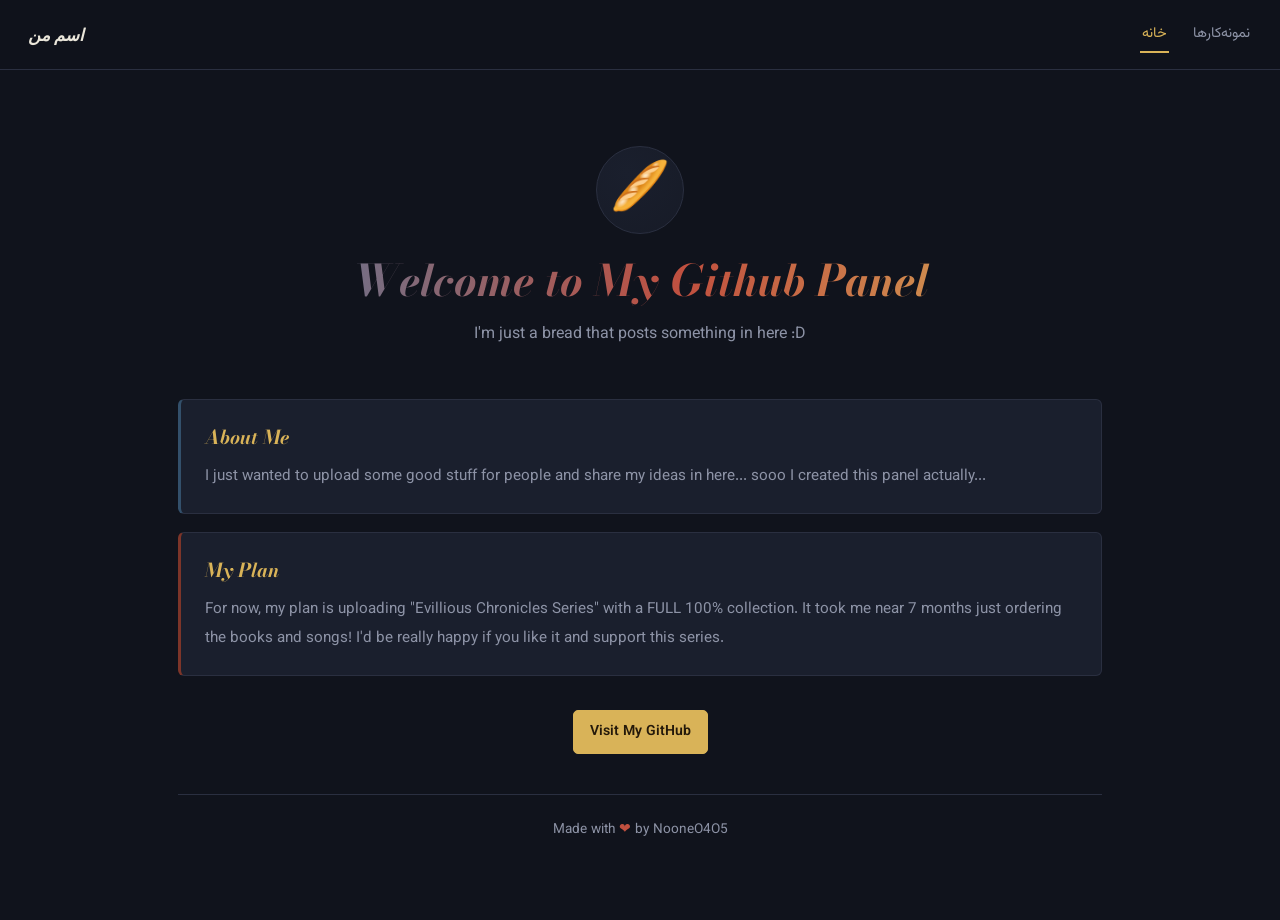
<file: index.html>
<!DOCTYPE html>
<html lang="en">
<head>
<meta charset="UTF-8">
<meta name="viewport" content="width=device-width, initial-scale=1, viewport-fit=cover">
<title>Noone's Panel 🥖</title>
<link rel="preconnect" href="https://fonts.googleapis.com">
<link rel="preconnect" href="https://fonts.gstatic.com" crossorigin>
<link href="https://fonts.googleapis.com/css2?family=Bodoni+Moda:ital,wght@0,500;0,700;1,500&family=Vazirmatn:wght@400;500;600&display=swap" rel="stylesheet">
<link rel="stylesheet" href="style.css">
</head>
<body>

<nav class="site-nav">
  <a class="brand" href="index.html">اسم من</a>
  <a class="nav-link active" href="index.html">خانه</a>
  <a class="nav-link" href="works.html">نمونه‌کارها</a>
</nav>

<div class="wrap">

  <header class="hero">
    <div class="emoji-badge">🥖</div>
    <h1>Welcome to My Github Panel</h1>
    <p>I'm just a bread that posts something in here :D</p>
  </header>

  <main>
    <div class="info-grid">
      <div class="info-card">
        <h2>About Me</h2>
        <p>
          I just wanted to upload some good stuff for people and share my ideas in here...
          sooo I created this panel actually...
        </p>
      </div>

      <div class="info-card accent-red">
        <h2>My Plan</h2>
        <p>
          For now, my plan is uploading "Evillious Chronicles Series" with a FULL 100% collection.
          It took me near 7 months just ordering the books and songs!
          I'd be really happy if you like it and support this series.
        </p>
      </div>
    </div>

    <div class="cta-row">
      <a class="btn primary" href="https://github.com/NooneO4O5">Visit My GitHub</a>
    </div>
  </main>

  <footer class="page-footer">
    Made with <span class="heart">❤</span> by NooneO4O5
  </footer>

</div>

</body>
</html>
</file>
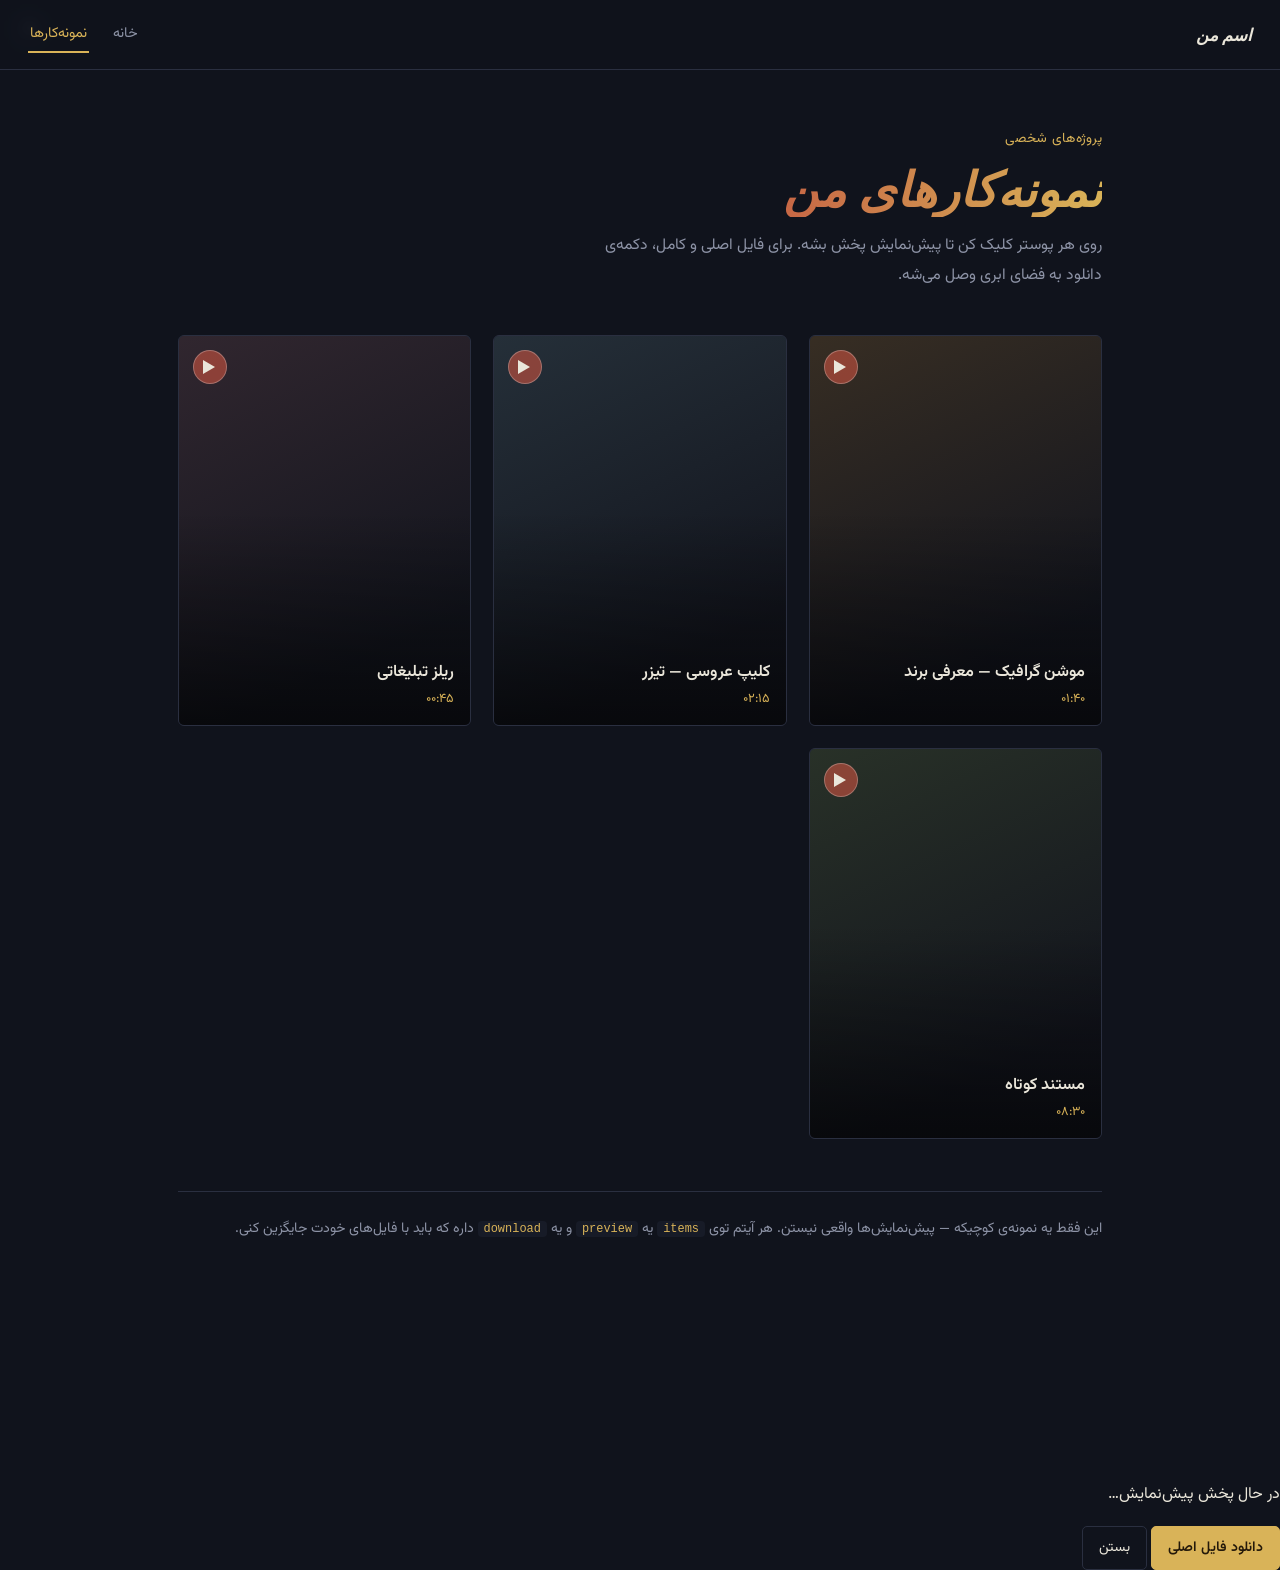
<file: Works.html>
<!DOCTYPE html>
<html lang="fa" dir="rtl">
<head>
<meta charset="UTF-8">
<meta name="viewport" content="width=device-width, initial-scale=1, viewport-fit=cover">
<title>Pre-Show</title>
<link rel="preconnect" href="https://fonts.googleapis.com">
<link rel="preconnect" href="https://fonts.gstatic.com" crossorigin>
<link href="https://fonts.googleapis.com/css2?family=Bodoni+Moda:ital,wght@0,500;0,700;1,500&family=Vazirmatn:wght@400;500;600&display=swap" rel="stylesheet">
<link rel="stylesheet" href="style.css">
</head>
<body>

<nav class="site-nav">
  <a class="brand" href="index.html">اسم من</a>
  <a class="nav-link" href="index.html">خانه</a>
  <a class="nav-link active" href="works.html">نمونه‌کارها</a>
</nav>

<div class="wrap">
  <header>
    <p class="kicker">پروژه‌های شخصی</p>
    <h1>نمونه‌کارهای من</h1>
    <p>روی هر پوستر کلیک کن تا پیش‌نمایش پخش بشه. برای فایل اصلی و کامل، دکمه‌ی دانلود به فضای ابری وصل می‌شه.</p>
  </header>

  <div class="grid" id="grid"></div>

  <footer class="note">
    این فقط یه نمونه‌ی کوچیکه — پیش‌نمایش‌ها واقعی نیستن.
    هر آیتم توی <code>items</code> یه <code>preview</code> و یه <code>download</code> داره که باید با فایل‌های خودت جایگزین کنی.
  </footer>
</div>

<div class="modal" id="modal">
  <div class="modal-box">
    <div class="stage">
      <button class="close-btn" id="closeBtn" aria-label="بستن">✕</button>
      <canvas id="stageCanvas"></canvas>
      <div class="stage-label" id="stageLabel">در حال پخش پیش‌نمایش…</div>
    </div>
    <div class="modal-info">
      <h2 id="modalTitle"></h2>
      <p id="modalDesc"></p>
      <div class="modal-actions">
        <a class="btn primary" id="downloadLink" href="#" target="_blank" rel="noopener">دانلود فایل اصلی</a>
        <button class="btn" id="closeBtn2">بستن</button>
      </div>
    </div>
  </div>
</div>

<script>
  const items = [
    { title: "موشن گرافیک — معرفی برند", tag: "۰۱:۴۰", tint: "#3a2f22", desc: "پیش‌نمایش فشرده روی سایت پخش می‌شه؛ فایل اصلی با کیفیت کامل از فضای ابری قابل دانلوده.", download: "https://drive.google.com/uc?export=download&id=YOUR_FILE_ID_1" },
    { title: "کلیپ عروسی — تیزر", tag: "۰۲:۱۵", tint: "#26313a", desc: "نمونه‌ی کوتاه از کار نهایی. لینک دانلود رو با آدرس فایل خودت جایگزین کن.", download: "https://drive.google.com/uc?export=download&id=YOUR_FILE_ID_2" },
    { title: "ریلز تبلیغاتی", tag: "۰۰:۴۵", tint: "#33272f", desc: "برای فایل‌های چند گیگ، همیشه لینک مستقیم دانلود از فضای ابری رو بذار، نه خود گیت‌هاب.", download: "https://drive.google.com/uc?export=download&id=YOUR_FILE_ID_3" },
    { title: "مستند کوتاه", tag: "۰۸:۳۰", tint: "#2a3327", desc: "می‌تونی این آیتم رو کپی کنی و برای هر نمونه‌کار جدید تغییرش بدی.", download: "https://drive.google.com/uc?export=download&id=YOUR_FILE_ID_4" }
  ];

  const grid = document.getElementById('grid');
  items.forEach((item, i) => {
    const card = document.createElement('div');
    card.className = 'card';
    card.tabIndex = 0;
    card.style.setProperty('--tint', item.tint);
    card.innerHTML = `
      <div class="play-badge"><svg viewBox="0 0 12 14"><path d="M0 0 12 7 0 14Z"/></svg></div>
      <div class="poster">
        <div>
          <span class="title">${item.title}</span>
          <span class="tag">${item.tag}</span>
        </div>
      </div>`;
    const open = () => openModal(i);
    card.addEventListener('click', open);
    card.addEventListener('keydown', e => { if (e.key === 'Enter' || e.key === ' ') { e.preventDefault(); open(); } });
    grid.appendChild(card);
  });

  const modal = document.getElementById('modal');
  const canvas = document.getElementById('stageCanvas');
  const ctx = canvas.getContext('2d');
  let raf = null, t = 0;

  function drawFrame() {
    const w = canvas.width = canvas.clientWidth * devicePixelRatio;
    const h = canvas.height = canvas.clientHeight * devicePixelRatio;
    t += 0.01;
    ctx.fillStyle = '#0c0d10';
    ctx.fillRect(0, 0, w, h);
    for (let i = 0; i < 4; i++) {
      const r = (Math.sin(t + i) * 0.5 + 0.5) * (Math.min(w, h) * 0.28) + Math.min(w,h) * 0.08;
      ctx.beginPath();
      ctx.arc(w/2 + Math.cos(t*0.6 + i*1.4) * w*0.12, h/2 + Math.sin(t*0.5 + i*1.1) * h*0.12, r, 0, Math.PI*2);
      ctx.strokeStyle = `rgba(217,164,65,${0.14 - i*0.02})`;
      ctx.lineWidth = 1.5;
      ctx.stroke();
    }
    raf = requestAnimationFrame(drawFrame);
  }

  function openModal(i) {
    const item = items[i];
    document.getElementById('modalTitle').textContent = item.title;
    document.getElementById('modalDesc').textContent = item.desc;
    document.getElementById('downloadLink').href = item.download;
    modal.classList.add('open');
    if (raf) cancelAnimationFrame(raf);
    drawFrame();
  }

  function closeModal() {
    modal.classList.remove('open');
    if (raf) cancelAnimationFrame(raf);
  }

  document.getElementById('closeBtn').addEventListener('click', closeModal);
  document.getElementById('closeBtn2').addEventListener('click', closeModal);
  modal.addEventListener('click', e => { if (e.target === modal) closeModal(); });
  document.addEventListener('keydown', e => { if (e.key === 'Escape') closeModal(); });
</script>

</body>
</html>
</file>
<file: style.css>
:root {
  --bg: #10131c;
  --bg-raised: #171b27;
  --card: #1a1f2d;
  --line: #2a2f40;
  --ink: #eae6da;
  --ink-dim: #8d93a6;

  --blue: #4d7ea8;
  --blue-dim: #33506b;
  --red: #c1503f;
  --red-dim: #7d3529;
  --yellow: #d9b358;
  --yellow-dim: #8a7038;
}
:root:not([data-theme="light"]) { color-scheme: dark; }

* { box-sizing: border-box; }
html, body { height: 100%; }
html { scroll-padding-top: env(safe-area-inset-top, 0px); }
body {
  margin: 0;
  background: var(--bg);
  color: var(--ink);
  font-family: 'Vazirmatn', Tahoma, sans-serif;
  padding-top: env(safe-area-inset-top, 0px);
  padding-bottom: env(safe-area-inset-bottom, 0px);
  min-height: 100%;
}

.wrap {
  max-width: 980px;
  margin: 0 auto;
  padding: 56px 28px 80px;
}

/* shared top nav */
.site-nav {
  position: sticky;
  top: env(safe-area-inset-top, 0px);
  z-index: 5;
  display: flex;
  align-items: center;
  gap: 22px;
  padding: 16px 28px;
  padding-top: calc(16px + env(safe-area-inset-top, 0px));
  background: rgba(16,19,28,0.9);
  backdrop-filter: blur(6px);
  border-bottom: 1px solid var(--line);
}
.site-nav .brand {
  font-family: 'Bodoni Moda', serif;
  font-style: italic;
  font-weight: 700;
  color: var(--ink);
  text-decoration: none;
  font-size: 1.05rem;
  margin-inline-end: auto;
}
.site-nav a.nav-link {
  color: var(--ink-dim);
  text-decoration: none;
  font-size: 0.9rem;
  padding: 6px 2px;
  border-bottom: 2px solid transparent;
}
.site-nav a.nav-link:hover { color: var(--ink); }
.site-nav a.nav-link.active {
  color: var(--yellow);
  border-bottom-color: var(--yellow);
}

header { margin-bottom: 44px; }
header .kicker {
  color: var(--yellow);
  font-size: 0.85rem;
  letter-spacing: 0.02em;
  margin: 0 0 10px;
}
header h1 {
  font-family: 'Bodoni Moda', serif;
  font-weight: 700;
  font-style: italic;
  font-size: clamp(2.1rem, 5vw, 3rem);
  margin: 0 0 14px;
  line-height: 1.15;
  background: linear-gradient(90deg, var(--blue), var(--red) 55%, var(--yellow));
  -webkit-background-clip: text;
  background-clip: text;
  color: transparent;
}
header p {
  color: var(--ink-dim);
  max-width: 56ch;
  line-height: 1.9;
  margin: 0;
  font-size: 0.98rem;
}

.grid {
  display: grid;
  grid-template-columns: repeat(auto-fill, minmax(230px, 1fr));
  gap: 22px;
}

.card {
  position: relative;
  border-radius: 6px;
  overflow: hidden;
  cursor: pointer;
  background: var(--card);
  border: 1px solid var(--line);
  aspect-ratio: 3/4;
  transition: border-color 0.2s ease, transform 0.2s ease;
}
.card:hover, .card:focus-visible { border-color: var(--blue-dim); transform: translateY(-2px); }
.card:focus-visible { outline: 2px solid var(--yellow); outline-offset: 2px; }

.card .poster {
  position: absolute; inset: 0;
  display: flex; align-items: flex-end;
  padding: 16px;
}
/* card's own --tint (set inline per item) still tints the top of the poster */
.card .poster::before {
  content: "";
  position: absolute; inset: 0;
  background: linear-gradient(155deg, var(--tint, var(--blue-dim)), #12141c 78%);
  opacity: 0.9;
}
.card .poster::after {
  content: "";
  position: absolute; inset: 0;
  background: linear-gradient(0deg, rgba(0,0,0,0.6), transparent 55%);
}
.card .title {
  position: relative;
  font-size: 1.02rem;
  font-weight: 600;
  z-index: 1;
}
.card .tag {
  position: relative;
  z-index: 1;
  color: var(--yellow);
  font-size: 0.8rem;
  display: block;
  margin-top: 4px;
}

.play-badge {
  position: absolute;
  top: 14px;
  left: 14px;
  width: 34px; height: 34px;
  border-radius: 50%;
  background: rgba(193,80,63,0.65); /* muted red */
  border: 1px solid rgba(255,255,255,0.25);
  display: flex; align-items: center; justify-content: center;
  z-index: 1;
}
.play-badge svg { width: 12px; fill: var(--ink); margin-inline-start: 2px; }

footer.note {
  margin-top: 52px;
  padding-top: 24px;
  border-top: 1px solid var(--line);
  color: var(--ink-dim);
  font-size: 0.88rem;
  line-height: 1.9;
}
footer.note code {
  background: var(--bg-raised);
  padding: 1px 6px;
  border-radius: 4px;
  color: var(--yellow);
  font-size: 0.85em;
}

/* topic cards (works page): each box links to its own page */
.topic-grid {
  display: grid;
  grid-template-columns: repeat(auto-fill, minmax(230px, 1fr));
  gap: 22px;
}
.topic-card {
  position: relative;
  display: block;
  border-radius: 6px;
  overflow: hidden;
  background: var(--card);
  border: 1px solid var(--line);
  aspect-ratio: 3/4;
  text-decoration: none;
  color: var(--ink);
  transition: border-color 0.2s ease, transform 0.2s ease;
}
.topic-card:hover, .topic-card:focus-visible { border-color: var(--blue-dim); transform: translateY(-2px); }
.topic-card:focus-visible { outline: 2px solid var(--yellow); outline-offset: 2px; }

.topic-card .cover {
  position: absolute; inset: 0;
  width: 100%; height: 100%;
  object-fit: cover;
  display: block;
  transition: transform 0.35s ease;
}
.topic-card:hover .cover { transform: scale(1.04); }

/* shown behind/instead of the <img> until a real cover is added */
.topic-card .cover-fallback {
  position: absolute; inset: 0;
  background: linear-gradient(155deg, var(--tint, var(--blue-dim)), #12141c 78%);
}

.topic-card::after {
  content: "";
  position: absolute; inset: 0;
  background: linear-gradient(0deg, rgba(0,0,0,0.72), transparent 55%);
}
.topic-card .label {
  position: absolute;
  bottom: 16px; right: 16px; left: 16px;
  z-index: 1;
}
.topic-card .label .title {
  display: block;
  font-size: 1.02rem;
  font-weight: 600;
}
.topic-card .label .tag {
  display: block;
  color: var(--yellow);
  font-size: 0.8rem;
  margin-top: 4px;
}

/* standalone topic page */
.topic-hero {
  aspect-ratio: 21/9;
  border-radius: 8px;
  overflow: hidden;
  border: 1px solid var(--line);
  margin-bottom: 28px;
  position: relative;
  background: var(--card);
}
.topic-hero img {
  width: 100%; height: 100%; object-fit: cover; display: block;
}
.topic-body h1 {
  font-family: 'Bodoni Moda', serif;
  font-style: italic;
  font-weight: 700;
  font-size: clamp(1.6rem, 4vw, 2.2rem);
  margin: 0 0 12px;
  color: var(--blue);
}
.topic-body p {
  color: var(--ink-dim);
  line-height: 1.9;
  max-width: 62ch;
  margin: 0 0 26px;
}
.back-link {
  display: inline-block;
  color: var(--ink-dim);
  text-decoration: none;
  font-size: 0.88rem;
  margin-bottom: 22px;
}
.back-link:hover { color: var(--yellow); }

.btn {
  display: inline-flex; align-items: center; gap: 8px;
  padding: 10px 16px;
  border-radius: 5px;
  font-size: 0.88rem;
  text-decoration: none;
  border: 1px solid var(--line);
  color: var(--ink);
  background: transparent;
  cursor: pointer;
  font-family: inherit;
}
.btn.primary { background: var(--yellow); border-color: var(--yellow); color: #24190a; font-weight: 600; }
.btn.primary:hover { background: #e8c274; }
.btn:hover { border-color: var(--red); }

.close-btn {
  position: absolute;
  top: calc(14px + env(safe-area-inset-top, 0px));
  left: 14px;
  width: 30px; height: 30px;
  border-radius: 50%;
  border: 1px solid rgba(255,255,255,0.25);
  background: rgba(24,27,39,0.7);
  color: var(--ink);
  font-size: 1rem;
  line-height: 1;
  cursor: pointer;
}

/* home page: hero + info cards */
.hero {
  text-align: center;
  padding: 20px 0 50px;
  margin-bottom: 0;
}
.hero .emoji-badge {
  font-size: 3rem;
  display: inline-flex;
  align-items: center;
  justify-content: center;
  width: 88px; height: 88px;
  border-radius: 50%;
  background: radial-gradient(circle at 35% 30%, var(--card), var(--bg-raised));
  border: 1px solid var(--line);
  margin-bottom: 22px;
}
.hero h1 {
  font-family: 'Bodoni Moda', serif;
  font-weight: 700;
  font-style: italic;
  font-size: clamp(1.9rem, 5vw, 2.7rem);
  margin: 0 0 14px;
  background: linear-gradient(90deg, var(--blue), var(--red) 55%, var(--yellow));
  -webkit-background-clip: text;
  background-clip: text;
  color: transparent;
}
.hero p {
  color: var(--ink-dim);
  max-width: 46ch;
  margin: 0 auto;
  line-height: 1.85;
  font-size: 1rem;
}

.info-grid {
  display: grid;
  gap: 18px;
  margin-bottom: 34px;
}
.info-card {
  background: var(--card);
  border: 1px solid var(--line);
  border-inline-start: 3px solid var(--blue-dim);
  border-radius: 6px;
  padding: 22px 24px;
}
.info-card.accent-red { border-inline-start-color: var(--red-dim); }
.info-card h2 {
  font-family: 'Bodoni Moda', serif;
  font-style: italic;
  font-size: 1.2rem;
  color: var(--yellow);
  margin: 0 0 10px;
}
.info-card p {
  color: var(--ink-dim);
  line-height: 1.9;
  margin: 0;
  font-size: 0.95rem;
}

.cta-row { text-align: center; margin: 6px 0 40px; }

.page-footer {
  text-align: center;
  color: var(--ink-dim);
  font-size: 0.85rem;
  padding-top: 24px;
  border-top: 1px solid var(--line);
}
.page-footer .heart { color: var(--red); }

@media (max-width: 520px) {
  .wrap { padding: 40px 18px 60px; }
  .grid, .topic-grid { grid-template-columns: repeat(2, 1fr); gap: 14px; }
  .card .title, .topic-card .label .title { font-size: 0.9rem; }
  .site-nav { padding: 14px 18px; gap: 16px; }
}
</file>
